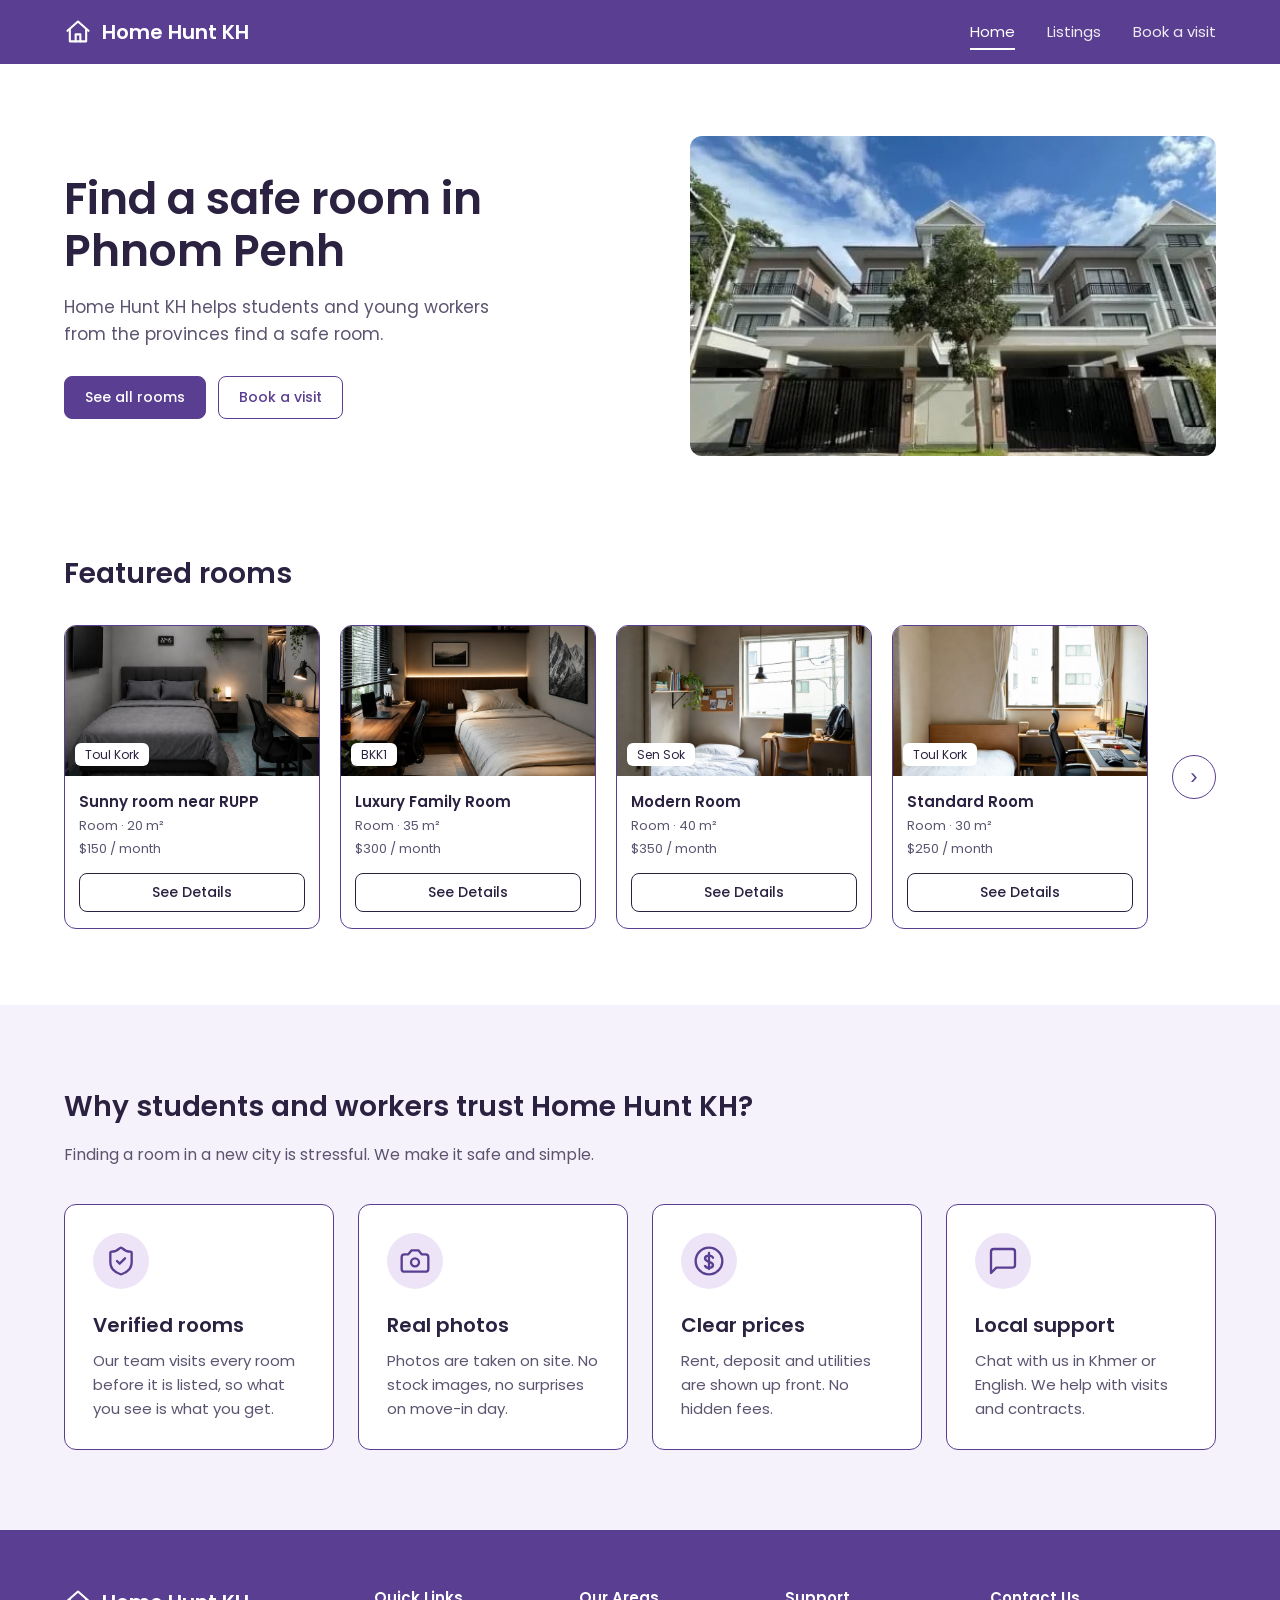
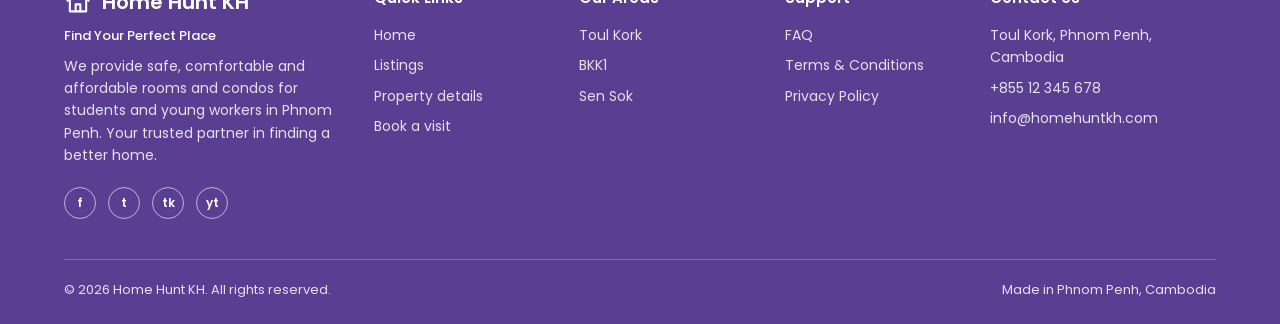
<file: index.html>
<!DOCTYPE html>
<html lang="en">

<head>
  <meta charset="UTF-8">
  <meta name="viewport" content="width=device-width, initial-scale=1">
  <title>Home Hunt KH | Find a safe room in Phnom Penh</title>
  <link rel="preconnect" href="https://fonts.googleapis.com">
  <link rel="preconnect" href="https://fonts.gstatic.com" crossorigin>
  <link href="https://fonts.googleapis.com/css2?family=Poppins:wght@400;500;600&display=swap" rel="stylesheet">
  <link rel="stylesheet" href="hunt.css">
</head>

<body>

  <header class="nav">
    <div class="container">
      <a href="#" class="logo" aria-lagitbel="Home Hunt KH">
        <svg width="28" height="28" viewBox="0 0 24 24" fill="none" stroke="#fff" stroke-width="1.8"
          stroke-linecap="round" stroke-linejoin="round" aria-hidden="true">
          <path d="M3 11l9-8 9 8" />
          <path d="M5 10v10h14V10" />
          <path d="M10 20v-6h4v6" />
        </svg>
        Home Hunt KH
      </a>
      <nav aria-label="Main">
        <ul>
          <li><a href="/index.html" aria-current="page">Home</a></li>
          <li><a href="listings.html">Listings</a></li>
          <li><a href="/bookavisit.html">Book a visit</a></li>
        </ul>
      </nav>
    </div>
  </header>

  <main>
    <!-- Hero -->
    <section class="hero">
      <div class="container">
        <div>
          <h1>Find a safe room in Phnom Penh</h1>
          <p>Home Hunt KH helps students and young workers from the provinces find a safe room.</p>
          <div class="actions">
            <a href="/listings.html" class="btn btn-primary">See all rooms</a>
            <a href="/bookavisit.html" class="btn btn-outline">Book a visit</a>
          </div>
        </div>
        <!-- Replace images/hero.jpg with your photo -->
        <div class="photo" style="--img:url('images/hero.jpg')" role="img"
          aria-label="Apartment building in Phnom Penh"></div>
      </div>
    </section>

    <!-- Featured rooms -->
    <section class="featured" id="featured">
      <div class="container">
        <h2>Featured rooms</h2>
        <div class="carousel">
          <div class="track" id="track">
            <article class="room">
              <div class="photo" style="--img:url('images/room1.jpg')"><span class="tag">Toul Kork</span></div>
              <div class="info">
                <h3>Sunny room near RUPP</h3>
                <span class="meta">Room · 20 m²</span>
                <span class="meta">$150 / month</span>
                <a href="/detail.html" class="btn">See Details</a>
              </div>
            </article>
            <article class="room">
              <div class="photo" style="--img:url('images/room2.jpg')"><span class="tag">BKK1</span></div>
              <div class="info">
                <h3>Luxury Family Room</h3>
                <span class="meta">Room · 35 m²</span>
                <span class="meta">$300 / month</span>
                <a href="/detail.html" class="btn">See Details</a>
              </div>
            </article>
            <article class="room">
              <div class="photo" style="--img:url('images/room3.jpg')"><span class="tag">Sen Sok</span></div>
              <div class="info">
                <h3>Modern Room</h3>
                <span class="meta">Room · 40 m²</span>
                <span class="meta">$350 / month</span>
                <a href="/detail.html" class="btn">See Details</a>
              </div>
            </article>
            <article class="room">
              <div class="photo" style="--img:url('images/room4.jpg')"><span class="tag">Toul Kork</span></div>
              <div class="info">
                <h3>Standard Room</h3>
                <span class="meta">Room · 30 m²</span>
                <span class="meta">$250 / month</span>
                <a href="/detail.html" class="btn">See Details</a>
              </div>
            </article>
            <article class="room">
              <div class="photo" style="--img:url('images/room5.jpg')"><span class="tag">Chamkarmon</span></div>
              <div class="info">
                <h3>Cozy Studio</h3>
                <span class="meta">Room · 25 m²</span>
                <span class="meta">$200 / month</span>
                <a href="/detail.html" class="btn">See Details</a>
              </div>
            </article>
          </div>
          <button class="arrow" id="next" aria-label="Show more rooms">&#8250;</button>
        </div>
      </div>
    </section>

    <!-- Why trust us -->
    <section class="trust">
      <div class="container">
        <h2>Why students and workers trust Home Hunt KH?</h2>
        <p class="lead">Finding a room in a new city is stressful. We make it safe and simple.</p>
        <div class="cards">
          <div class="card">
            <div class="icon"><svg viewBox="0 0 24 24">
                <path
                  d="M20 13c0 5-3.5 7.5-7.66 8.95a1 1 0 0 1-.67-.01C7.5 20.5 4 18 4 13V6a1 1 0 0 1 1-1c2 0 4.5-1.2 6.24-2.72a1.17 1.17 0 0 1 1.52 0C14.51 3.81 17 5 19 5a1 1 0 0 1 1 1z" />
                <path d="m9 12 2 2 4-4" />
              </svg></div>
            <h3>Verified rooms</h3>
            <p>Our team visits every room before it is listed, so what you see is what you get.</p>
          </div>
          <div class="card">
            <div class="icon"><svg viewBox="0 0 24 24">
                <path d="M14.5 4h-5L7 7H4a2 2 0 0 0-2 2v9a2 2 0 0 0 2 2h16a2 2 0 0 0 2-2V9a2 2 0 0 0-2-2h-3l-2.5-3z" />
                <circle cx="12" cy="13" r="3" />
              </svg></div>
            <h3>Real photos</h3>
            <p>Photos are taken on site. No stock images, no surprises on move-in day.</p>
          </div>
          <div class="card">
            <div class="icon"><svg viewBox="0 0 24 24">
                <circle cx="12" cy="12" r="10" />
                <path d="M12 6v12" />
                <path
                  d="M15 9.5a3 3 0 0 0-3-1.5c-1.7 0-3 .9-3 2.2 0 3 6 1.8 6 4.8 0 1.3-1.3 2.2-3 2.2a3 3 0 0 1-3-1.5" />
              </svg></div>
            <h3>Clear prices</h3>
            <p>Rent, deposit and utilities are shown up front. No hidden fees.</p>
          </div>
          <div class="card">
            <div class="icon"><svg viewBox="0 0 24 24">
                <path d="M21 15a2 2 0 0 1-2 2H7l-4 4V5a2 2 0 0 1 2-2h14a2 2 0 0 1 2 2z" />
              </svg></div>
            <h3>Local support</h3>
            <p>Chat with us in Khmer or English. We help with visits and contracts.</p>
          </div>
        </div>
      </div>
    </section>
  </main>

  <footer id="contact">
    <div class="container">
      <div class="f-grid">
        <div class="f-brand">
          <a href="#" class="logo">
            <svg width="28" height="28" viewBox="0 0 24 24" fill="none" stroke="#fff" stroke-width="1.8"
              stroke-linecap="round" stroke-linejoin="round" aria-hidden="true">
              <path d="M3 11l9-8 9 8" />
              <path d="M5 10v10h14V10" />
              <path d="M10 20v-6h4v6" />
            </svg>
            Home Hunt KH
          </a>
          <p class="slogan">Find Your Perfect Place</p>
          <p>We provide safe, comfortable and affordable rooms and condos for students and young workers in Phnom Penh.
            Your trusted partner in finding a better home.</p>
          <div class="social">
            <a href="https://www.facebook.com/share/1EZkratk3d/?mibextid=wwXIfr" aria-label="Facebook">f</a>
            <a href="#" aria-label="Telegram">t</a>
            <a href="#" aria-label="TikTok">tk</a>
            <a href="#" aria-label="YouTube">yt</a>
          </div>
        </div>
        <div>
          <h4>Quick Links</h4>
          <ul>
            <li><a href="/index.html">Home</a></li>
            <li><a href="/listings.html">Listings</a></li>
            <li><a href="/detail.html">Property details</a></li>
            <li><a href="/bookavisit.html">Book a visit</a></li>
          </ul>
        </div>
        <div>
          <h4>Our Areas</h4>
          <ul>
            <li><a href="#">Toul Kork</a></li>
            <li><a href="#">BKK1</a></li>
            <li><a href="#">Sen Sok</a></li>
          </ul>
        </div>
        <div>
          <h4>Support</h4>
          <ul>
            <li><a href="#">FAQ</a></li>
            <li><a href="#">Terms &amp; Conditions</a></li>
            <li><a href="#">Privacy Policy</a></li>
          </ul>
        </div>
        <div>
          <h4>Contact Us</h4>
          <ul>
            <li>Toul Kork, Phnom Penh, Cambodia</li>
            <li><a href="tel:+85512345678">+855 12 345 678</a></li>
            <li><a href="mailto:info@homehuntkh.com">info@homehuntkh.com</a></li>
          </ul>
        </div>
      </div>
      <div class="copy">
        <span>&copy; 2026 Home Hunt KH. All rights reserved.</span>
        <span>Made in Phnom Penh, Cambodia</span>
      </div>
    </div>
  </footer>

  <script>
    // Arrow button scrolls the room cards
    const track = document.getElementById('track');
    document.getElementById('next').addEventListener('click', () => {
      const atEnd = track.scrollLeft + track.clientWidth >= track.scrollWidth - 4;
      track.scrollBy({ left: atEnd ? -track.scrollWidth : track.clientWidth * 0.8 });
    });
  </script>
</body>

</html>
</file>
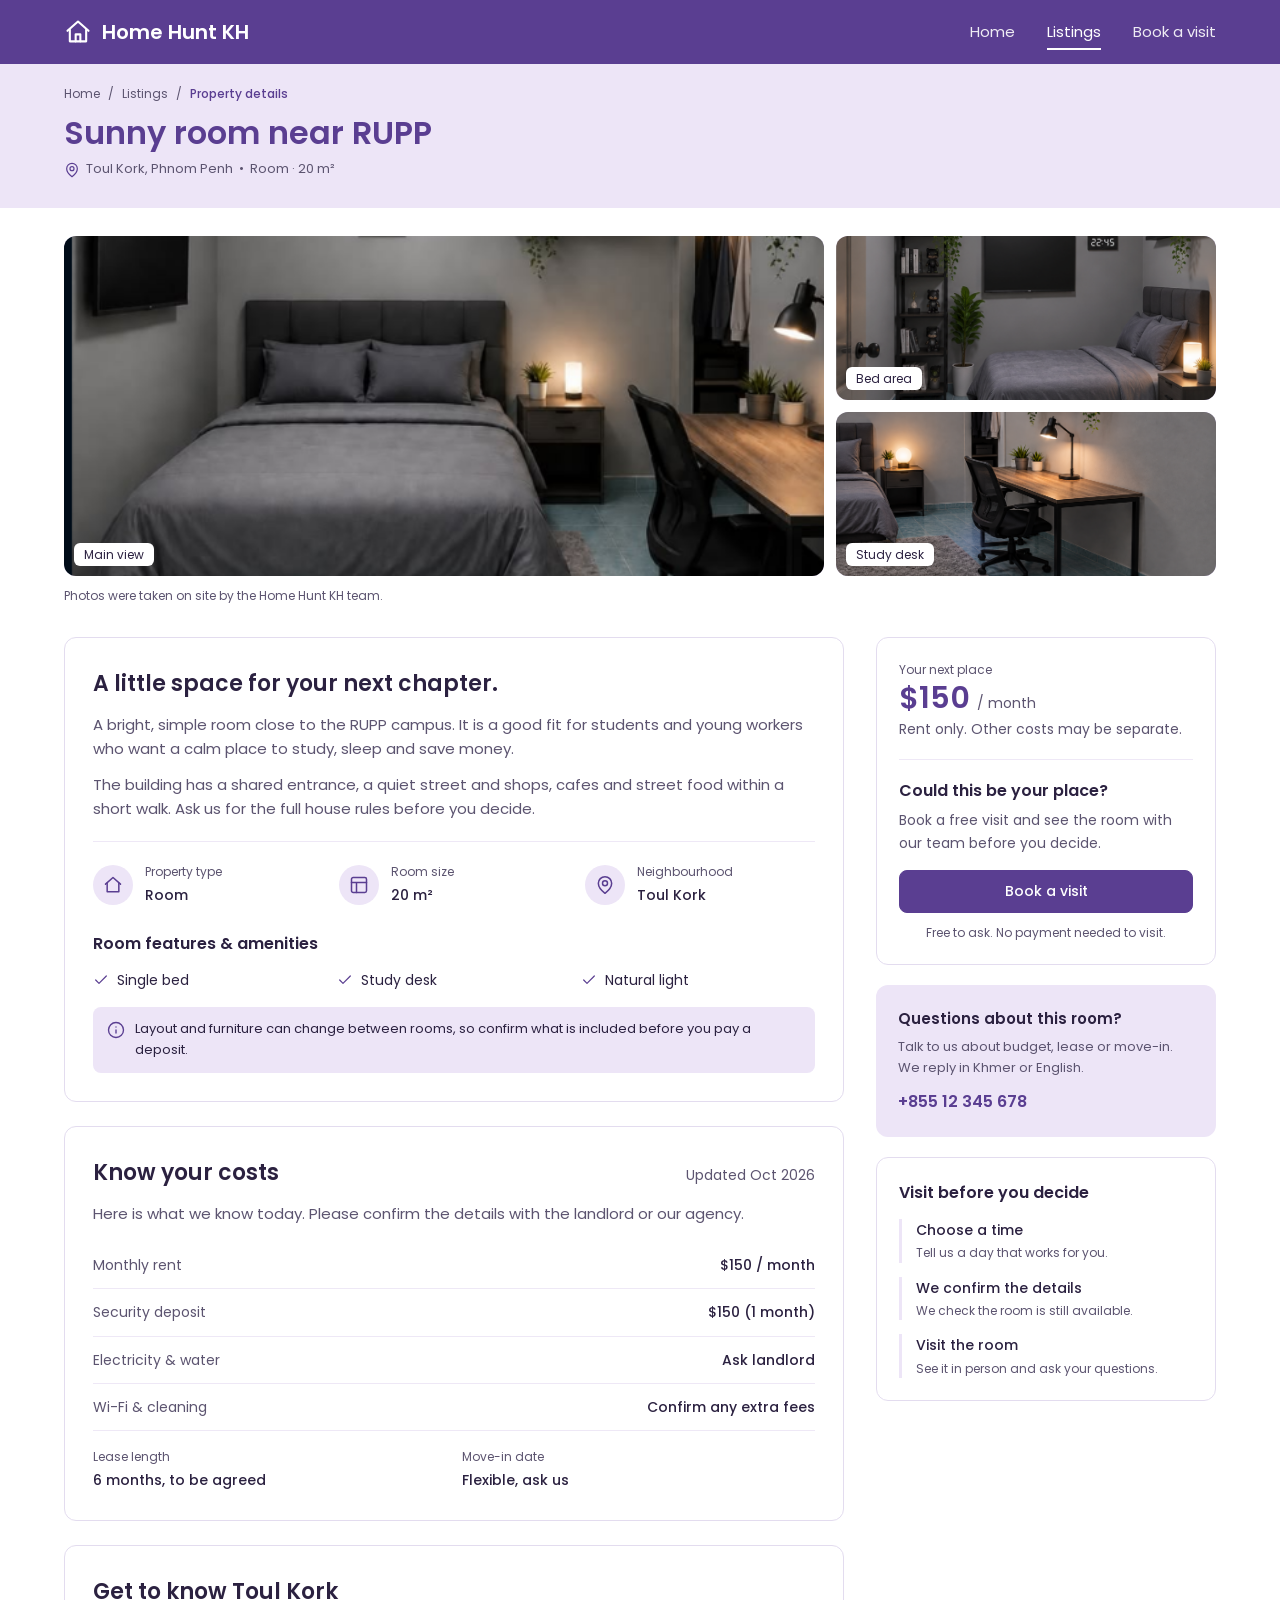
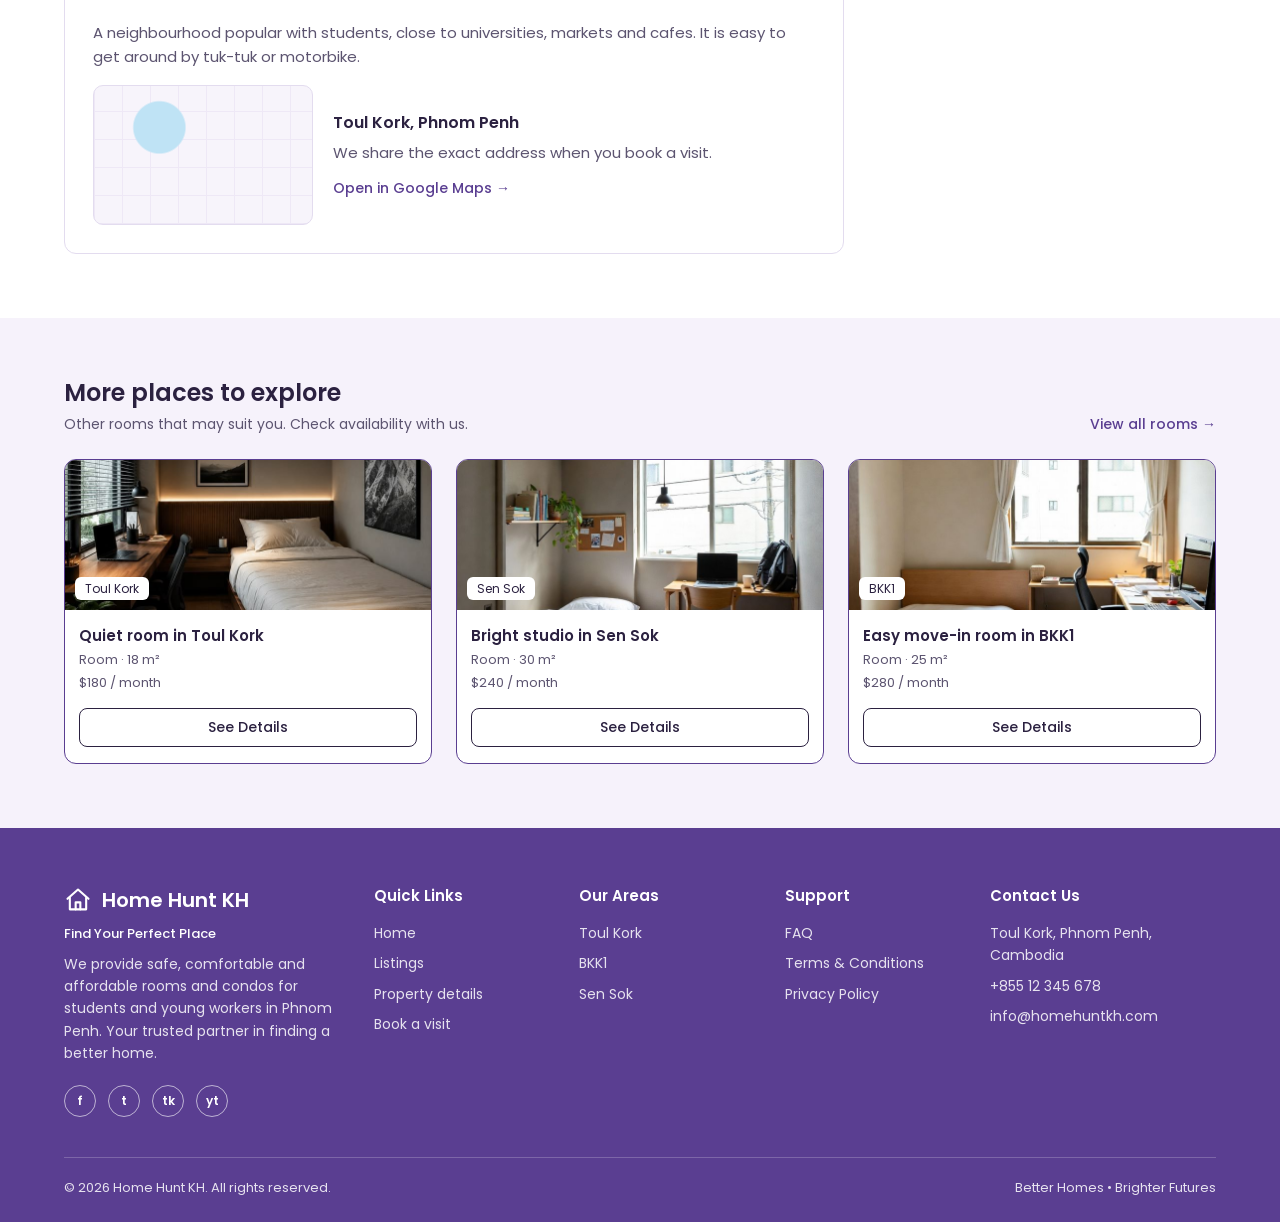
<file: detail.html>
<!DOCTYPE html>
<html lang="en">
<head>
<meta charset="UTF-8">
<meta name="viewport" content="width=device-width, initial-scale=1">
<title>Sunny room near RUPP | Home Hunt KH</title>
<link rel="preconnect" href="https://fonts.googleapis.com">
<link rel="preconnect" href="https://fonts.gstatic.com" crossorigin>
<link href="https://fonts.googleapis.com/css2?family=Poppins:wght@400;500;600&display=swap" rel="stylesheet">
<!-- Shared styles from the home page, then this page's own styles -->
<link rel="stylesheet" href="hunt.css">
<link rel="stylesheet" href="detail.css">
</head>
<body>

<header class="nav">
  <div class="container">
    <a href="index.html" class="logo" aria-label="Home Hunt KH">
      <svg width="28" height="28" viewBox="0 0 24 24" fill="none" stroke="#fff" stroke-width="1.8" stroke-linecap="round" stroke-linejoin="round" aria-hidden="true"><path d="M3 11l9-8 9 8"/><path d="M5 10v10h14V10"/><path d="M10 20v-6h4v6"/></svg>
      Home Hunt KH
    </a>
    <nav aria-label="Main">
      <ul>
        <li><a href="index.html">Home</a></li>
        <li><a href="listings.html" aria-current="page">Listings</a></li>
        <li><a href="index.html#contact">Book a visit</a></li>
      </ul>
    </nav>
  </div>
</header>

<main>
  <!-- Title band -->
  <section class="page-head">
    <div class="container">
      <nav class="crumbs" aria-label="Breadcrumb">
        <a href="index.html">Home</a><span>/</span><a href="listings.html">Listings</a><span>/</span><span aria-current="page">Property details</span>
      </nav>
      <h1>Sunny room near RUPP</h1>
      <p class="sub">
        <svg viewBox="0 0 24 24" aria-hidden="true"><path d="M20 10c0 6-8 12-8 12s-8-6-8-12a8 8 0 0 1 16 0z"/><circle cx="12" cy="10" r="3"/></svg>
        Toul Kork, Phnom Penh <span class="dot">&bull;</span> Room &middot; 20 m&sup2;
      </p>
    </div>
  </section>

  <div class="container">

    <!-- Photo gallery -->
    <section class="gallery" aria-label="Photos">
      <figure class="shot big">
        <img src="images/room7.png" alt="Sunny room with a single bed and desk" onerror="this.style.display='none'">
        <figcaption>Main view</figcaption>
      </figure>
      <figure class="shot">
        <img src="images/room8.png" alt="Bed with blue pillow" onerror="this.style.display='none'">
        <figcaption>Bed area</figcaption>
      </figure>
      <figure class="shot">
        <img src="images/room9.png" alt="Study desk by the window" onerror="this.style.display='none'">
        <figcaption>Study desk</figcaption>
      </figure>
    </section>
    <p class="photo-note">Photos were taken on site by the Home Hunt KH team.</p>

    <div class="detail-layout">

      <!-- Left column -->
      <div class="main-col">

        <article class="panel">
          <h2>A little space for your next chapter.</h2>
          <p>A bright, simple room close to the RUPP campus. It is a good fit for students and young workers who want a calm place to study, sleep and save money.</p>
          <p>The building has a shared entrance, a quiet street and shops, cafes and street food within a short walk. Ask us for the full house rules before you decide.</p>

          <div class="facts">
            <div class="fact">
              <span class="ico"><svg viewBox="0 0 24 24"><path d="M3 11l9-8 9 8"/><path d="M5 10v10h14V10"/></svg></span>
              <div><small>Property type</small><strong>Room</strong></div>
            </div>
            <div class="fact">
              <span class="ico"><svg viewBox="0 0 24 24"><rect x="3" y="3" width="18" height="18" rx="2"/><path d="M3 9h18M9 21V9"/></svg></span>
              <div><small>Room size</small><strong>20 m&sup2;</strong></div>
            </div>
            <div class="fact">
              <span class="ico"><svg viewBox="0 0 24 24"><path d="M20 10c0 6-8 12-8 12s-8-6-8-12a8 8 0 0 1 16 0z"/><circle cx="12" cy="10" r="3"/></svg></span>
              <div><small>Neighbourhood</small><strong>Toul Kork</strong></div>
            </div>
          </div>

          <h3>Room features &amp; amenities</h3>
          <ul class="amen">
            <li><svg viewBox="0 0 24 24"><path d="M20 6 9 17l-5-5"/></svg> Single bed</li>
            <li><svg viewBox="0 0 24 24"><path d="M20 6 9 17l-5-5"/></svg> Study desk</li>
            <li><svg viewBox="0 0 24 24"><path d="M20 6 9 17l-5-5"/></svg> Natural light</li>
          </ul>
          <p class="note-box">
            <svg viewBox="0 0 24 24" aria-hidden="true"><circle cx="12" cy="12" r="10"/><path d="M12 16v-4M12 8h.01"/></svg>
            Layout and furniture can change between rooms, so confirm what is included before you pay a deposit.
          </p>
        </article>

        <article class="panel">
          <div class="panel-head">
            <h2>Know your costs</h2>
            <span class="muted">Updated Oct 2026</span>
          </div>
          <p class="muted">Here is what we know today. Please confirm the details with the landlord or our agency.</p>
          <dl class="costs">
            <div><dt>Monthly rent</dt><dd>$150 / month</dd></div>
            <div><dt>Security deposit</dt><dd>$150 (1 month)</dd></div>
            <div><dt>Electricity &amp; water</dt><dd>Ask landlord</dd></div>
            <div><dt>Wi-Fi &amp; cleaning</dt><dd>Confirm any extra fees</dd></div>
          </dl>
          <div class="two">
            <div><small>Lease length</small><strong>6 months, to be agreed</strong></div>
            <div><small>Move-in date</small><strong>Flexible, ask us</strong></div>
          </div>
        </article>

        <article class="panel">
          <h2>Get to know Toul Kork</h2>
          <p>A neighbourhood popular with students, close to universities, markets and cafes. It is easy to get around by tuk-tuk or motorbike.</p>
          <div class="map-box">
            <div class="map-art" role="img" aria-label="Map placeholder"></div>
            <div>
              <h3>Toul Kork, Phnom Penh</h3>
              <p class="muted">We share the exact address when you book a visit.</p>
              <a class="link" href="https://www.google.com/maps/search/?api=1&query=Toul+Kork+Phnom+Penh" target="_blank" rel="noopener">Open in Google Maps &rarr;</a>
            </div>
          </div>
        </article>
      </div>

      <!-- Right column -->
      <aside class="side-col">
        <div class="side-card">
          <small class="eyebrow">Your next place</small>
          <p class="price">$150 <span>/ month</span></p>
          <p class="muted">Rent only. Other costs may be separate.</p>
          <hr>
          <h3>Could this be your place?</h3>
          <p class="muted">Book a free visit and see the room with our team before you decide.</p>
          <a href="/bookavisit.html" class="btn btn-primary block">Book a visit</a>
          <p class="mini">Free to ask. No payment needed to visit.</p>
        </div>

        <div class="help-card">
          <h3>Questions about this room?</h3>
          <p>Talk to us about budget, lease or move-in. We reply in Khmer or English.</p>
          <a href="tel:+85512345678">+855 12 345 678</a>
        </div>

        <div class="side-card">
          <h3>Visit before you decide</h3>
          <ul class="steps">
            <li><strong>Choose a time</strong><span>Tell us a day that works for you.</span></li>
            <li><strong>We confirm the details</strong><span>We check the room is still available.</span></li>
            <li><strong>Visit the room</strong><span>See it in person and ask your questions.</span></li>
          </ul>
        </div>
      </aside>
    </div>
  </div>

  <!-- More places -->
  <section class="more">
    <div class="container">
      <div class="more-head">
        <div>
          <h2>More places to explore</h2>
          <p class="muted">Other rooms that may suit you. Check availability with us.</p>
        </div>
        <a class="link" href="listings.html">View all rooms &rarr;</a>
      </div>
      <div class="more-grid">
        <article class="room">
          <div class="photo"><img src="images/room2.jpg" alt="Quiet room in Toul Kork" onerror="this.style.display='none'"><span class="tag">Toul Kork</span></div>
          <div class="info">
            <h3>Quiet room in Toul Kork</h3>
            <span class="meta">Room &middot; 18 m&sup2;</span>
            <span class="meta">$180 / month</span>
            <a href="detail.html" class="btn">See Details</a>
          </div>
        </article>
        <article class="room">
          <div class="photo"><img src="images/room3.jpg" alt="Bright studio in Sen Sok" onerror="this.style.display='none'"><span class="tag">Sen Sok</span></div>
          <div class="info">
            <h3>Bright studio in Sen Sok</h3>
            <span class="meta">Room &middot; 30 m&sup2;</span>
            <span class="meta">$240 / month</span>
            <a href="detail.html" class="btn">See Details</a>
          </div>
        </article>
        <article class="room">
          <div class="photo"><img src="images/room4.jpg" alt="Easy move-in room in BKK1" onerror="this.style.display='none'"><span class="tag">BKK1</span></div>
          <div class="info">
            <h3>Easy move-in room in BKK1</h3>
            <span class="meta">Room &middot; 25 m&sup2;</span>
            <span class="meta">$280 / month</span>
            <a href="detail.html" class="btn">See Details</a>
          </div>
        </article>
      </div>
    </div>
  </section>
</main>

<footer id="contact">
  <div class="container">
    <div class="f-grid">
      <div class="f-brand">
        <a href="index.html" class="logo">
          <svg width="28" height="28" viewBox="0 0 24 24" fill="none" stroke="#fff" stroke-width="1.8" stroke-linecap="round" stroke-linejoin="round" aria-hidden="true"><path d="M3 11l9-8 9 8"/><path d="M5 10v10h14V10"/><path d="M10 20v-6h4v6"/></svg>
          Home Hunt KH
        </a>
        <p class="slogan">Find Your Perfect Place</p>
        <p>We provide safe, comfortable and affordable rooms and condos for students and young workers in Phnom Penh. Your trusted partner in finding a better home.</p>
        <div class="social">
          <a href="#" aria-label="Facebook">f</a>
          <a href="#" aria-label="Telegram">t</a>
          <a href="#" aria-label="TikTok">tk</a>
          <a href="#" aria-label="YouTube">yt</a>
        </div>
      </div>
      <div>
        <h4>Quick Links</h4>
        <ul>
          <li><a href="index.html">Home</a></li>
          <li><a href="listings.html">Listings</a></li>
          <li><a href="detail.html">Property details</a></li>
          <li><a href="#contact">Book a visit</a></li>
        </ul>
      </div>
      <div>
        <h4>Our Areas</h4>
        <ul>
          <li><a href="#">Toul Kork</a></li>
          <li><a href="#">BKK1</a></li>
          <li><a href="#">Sen Sok</a></li>
        </ul>
      </div>
      <div>
        <h4>Support</h4>
        <ul>
          <li><a href="#">FAQ</a></li>
          <li><a href="#">Terms &amp; Conditions</a></li>
          <li><a href="#">Privacy Policy</a></li>
        </ul>
      </div>
      <div>
        <h4>Contact Us</h4>
        <ul>
          <li>Toul Kork, Phnom Penh, Cambodia</li>
          <li><a href="tel:+85512345678">+855 12 345 678</a></li>
          <li><a href="mailto:info@homehuntkh.com">info@homehuntkh.com</a></li>
        </ul>
      </div>
    </div>
    <div class="copy">
      <span>&copy; 2026 Home Hunt KH. All rights reserved.</span>
      <span>Better Homes &bull; Brighter Futures</span>
    </div>
  </div>
</footer>

</body>
</html>
</file>
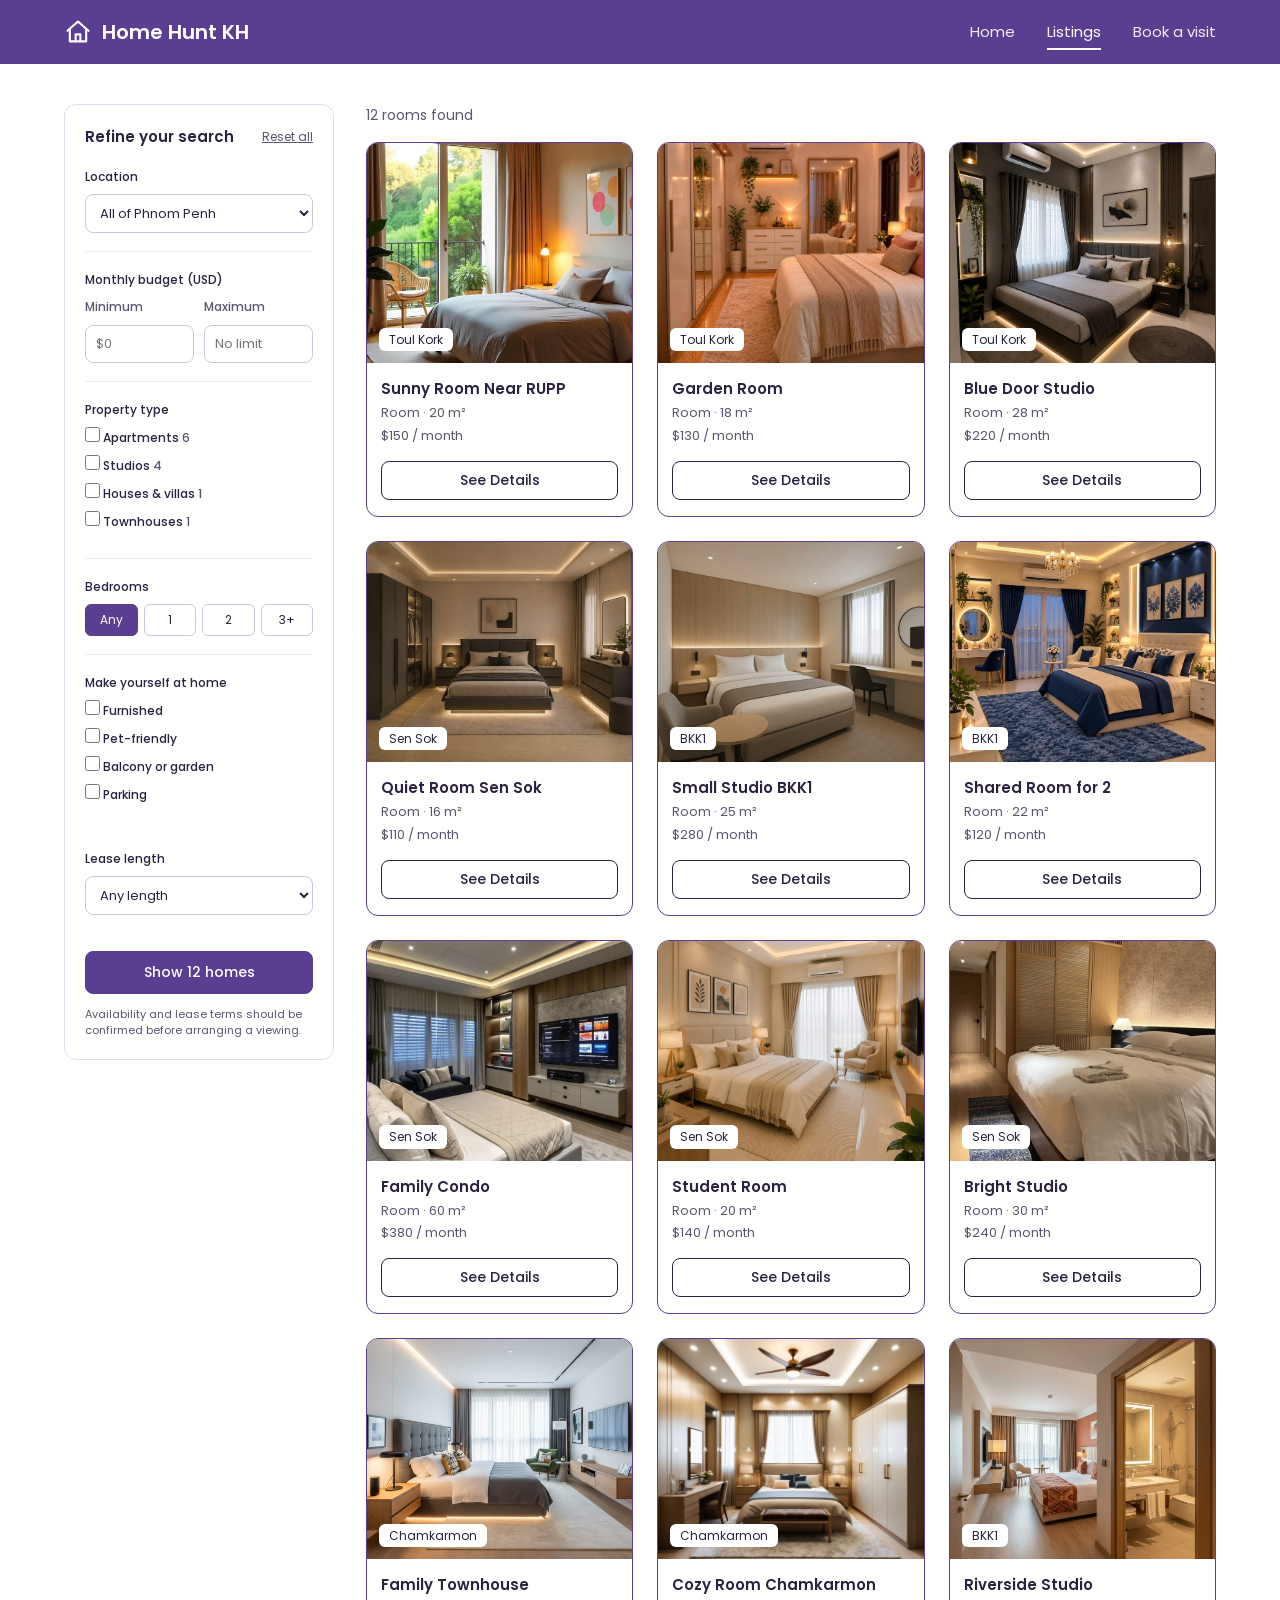
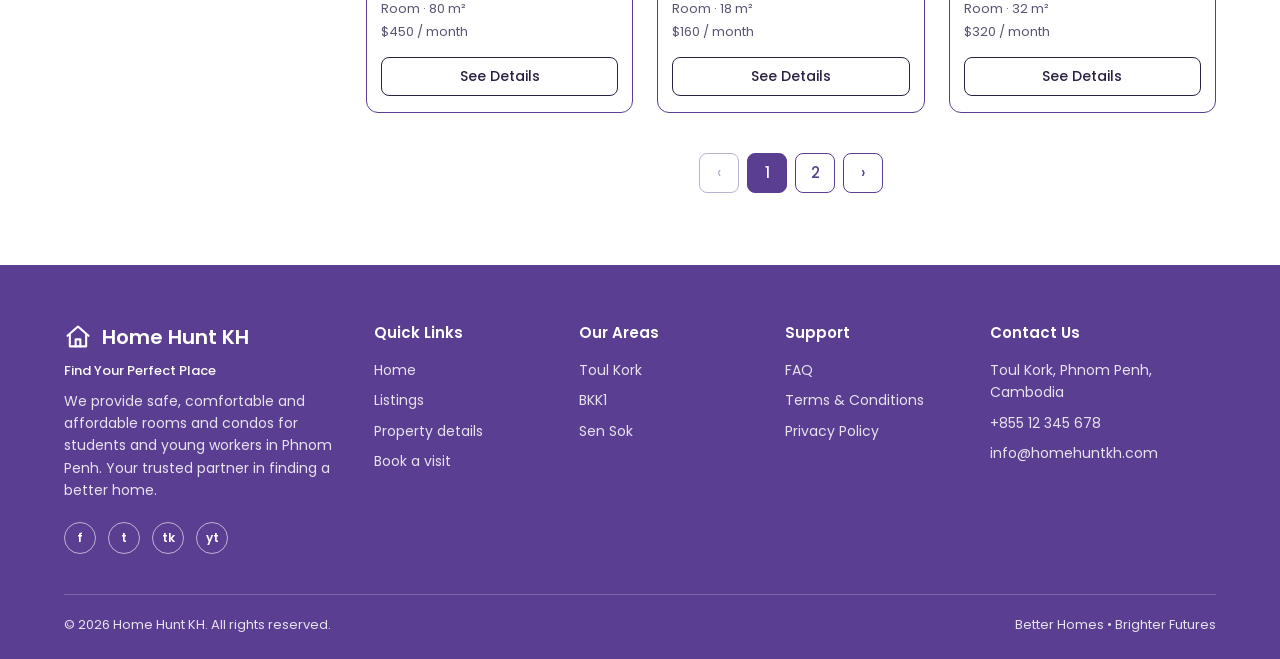
<file: listings.html>
<!DOCTYPE html>
<html lang="en">
<head>
<meta charset="UTF-8">
<meta name="viewport" content="width=device-width, initial-scale=1">
<title>Listings | Home Hunt KH</title>
<link rel="preconnect" href="https://fonts.googleapis.com">
<link rel="preconnect" href="https://fonts.gstatic.com" crossorigin>
<link href="https://fonts.googleapis.com/css2?family=Poppins:wght@400;500;600&display=swap" rel="stylesheet">
<!-- Shared styles from the home page, then this page's own styles -->
<link rel="stylesheet" href="hunt.css">
<link rel="stylesheet" href="listings.css">
</head>
<body>

<header class="nav">
  <div class="container">
    <a href="index.html" class="logo" aria-label="Home Hunt KH">
      <svg width="28" height="28" viewBox="0 0 24 24" fill="none" stroke="#fff" stroke-width="1.8" stroke-linecap="round" stroke-linejoin="round" aria-hidden="true"><path d="M3 11l9-8 9 8"/><path d="M5 10v10h14V10"/><path d="M10 20v-6h4v6"/></svg>
      Home Hunt KH
    </a>
    <nav aria-label="Main">
      <ul>
        <li><a href="index.html">Home</a></li>
        <li><a href="listings.html" aria-current="page">Listings</a></li>
        <li><a href="index.html#contact">Book a visit</a></li>
      </ul>
    </nav>
  </div>
</header>

<main class="listings">
  <div class="container listings-layout">

    <!-- Filters -->
    <aside class="filters" aria-label="Filters">
      <form>
      <div class="filters-head">
        <h2>Refine your search</h2>
        <button type="reset" class="reset">Reset all</button>
      </div>

      <div class="field">
        <label for="area">Location</label>
        <select id="area">
          <option value="">All of Phnom Penh</option>
          <option>Toul Kork</option>
          <option>BKK1</option>
          <option>Sen Sok</option>
          <option>Chamkarmon</option>
        </select>
      </div>

      <div class="field">
        <span class="label">Monthly budget (USD)</span>
        <div class="range">
          <div>
            <label for="min" class="small">Minimum</label>
            <input type="number" id="min" min="0" placeholder="$0">
          </div>
          <div>
            <label for="max" class="small">Maximum</label>
            <input type="number" id="max" min="0" placeholder="No limit">
          </div>
        </div>
      </div>

      <fieldset class="field">
        <legend class="label">Property type</legend>
        <label class="check"><input type="checkbox" name="type" value="apartment"> Apartments <span class="count">6</span></label>
        <label class="check"><input type="checkbox" name="type" value="studio"> Studios <span class="count">4</span></label>
        <label class="check"><input type="checkbox" name="type" value="house"> Houses &amp; villas <span class="count">1</span></label>
        <label class="check"><input type="checkbox" name="type" value="townhouse"> Townhouses <span class="count">1</span></label>
      </fieldset>

      <fieldset class="field">
        <legend class="label">Bedrooms</legend>
        <div class="seg" id="beds">
          <button type="button" class="active" data-beds="0">Any</button>
          <button type="button" data-beds="1">1</button>
          <button type="button" data-beds="2">2</button>
          <button type="button" data-beds="3">3+</button>
        </div>
      </fieldset>

      <fieldset class="field">
        <legend class="label">Make yourself at home</legend>
        <label class="check"><input type="checkbox" name="perk" value="furnished"> Furnished</label>
        <label class="check"><input type="checkbox" name="perk" value="pets"> Pet-friendly</label>
        <label class="check"><input type="checkbox" name="perk" value="balcony"> Balcony or garden</label>
        <label class="check"><input type="checkbox" name="perk" value="parking"> Parking</label>
      </fieldset>

      <div class="field">
        <label for="lease">Lease length</label>
        <select id="lease">
          <option value="99">Any length</option>
          <option value="3">3 months or longer</option>
          <option value="6">6 months or longer</option>
          <option value="12">12 months or longer</option>
        </select>
      </div>

      <button type="button" class="btn btn-primary show">Show 12 homes</button>
      <p class="note">Availability and lease terms should be confirmed before arranging a viewing.</p>
          </form>
    </aside>

    <!-- Results -->
    <section aria-label="Results">
      <p class="results-info">12 rooms found</p>
      <div class="listing-grid" id="grid">
      <!-- To change a photo: edit the src="images/..." line inside each room -->
      <!-- Room 1 -->
      <article class="room">
        <div class="photo">
          <img src="/pic/00de5e4b4caa0c552eb16f8e6bcf3826.jpg" alt="Sunny Room Near RUPP" onerror="this.style.display='none'">
          <span class="tag">Toul Kork</span>
        </div>
        <div class="info">
          <h3>Sunny Room Near RUPP</h3>
          <span class="meta">Room · 20 m²</span>
          <span class="meta">$150 / month</span>
          <a href="detail.html" class="btn">See Details</a>
        </div>
      </article>

      <!-- Room 2 -->
      <article class="room">
        <div class="photo">
          <img src="/pic/956a91a9599409c3f0952865b3c04fd8.jpg" alt="Garden Room" onerror="this.style.display='none'">
          <span class="tag">Toul Kork</span>
        </div>
        <div class="info">
          <h3>Garden Room</h3>
          <span class="meta">Room · 18 m²</span>
          <span class="meta">$130 / month</span>
          <a href="detail.html" class="btn">See Details</a>
        </div>
      </article>

      <!-- Room 3 -->
      <article class="room">
        <div class="photo">
          <img src="/pic/_ (10).jpeg" alt="Blue Door Studio" onerror="this.style.display='none'">
          <span class="tag">Toul Kork</span>
        </div>
        <div class="info">
          <h3>Blue Door Studio</h3>
          <span class="meta">Room · 28 m²</span>
          <span class="meta">$220 / month</span>
          <a href="detail.html" class="btn">See Details</a>
        </div>
      </article>

      <!-- Room 4 -->
      <article class="room">
        <div class="photo">
          <img src="/pic/_ (11).jpeg" alt="Quiet Room Sen Sok" onerror="this.style.display='none'">
          <span class="tag">Sen Sok</span>
        </div>
        <div class="info">
          <h3>Quiet Room Sen Sok</h3>
          <span class="meta">Room · 16 m²</span>
          <span class="meta">$110 / month</span>
          <a href="detail.html" class="btn">See Details</a>
        </div>
      </article>

      <!-- Room 5 -->
      <article class="room">
        <div class="photo">
          <img src="/pic/_ (12).jpeg" alt="Small Studio BKK1" onerror="this.style.display='none'">
          <span class="tag">BKK1</span>
        </div>
        <div class="info">
          <h3>Small Studio BKK1</h3>
          <span class="meta">Room · 25 m²</span>
          <span class="meta">$280 / month</span>
          <a href="detail.html" class="btn">See Details</a>
        </div>
      </article>

      <!-- Room 6 -->
      <article class="room">
        <div class="photo">
          <img src="/pic/Beautiful Bedroom.jpeg" alt="Shared Room for 2" onerror="this.style.display='none'">
          <span class="tag">BKK1</span>
        </div>
        <div class="info">
          <h3>Shared Room for 2</h3>
          <span class="meta">Room · 22 m²</span>
          <span class="meta">$120 / month</span>
          <a href="detail.html" class="btn">See Details</a>
        </div>
      </article>

      <!-- Room 7 -->
      <article class="room">
        <div class="photo">
          <img src="/pic/febb4002e29bd7b7f73bbde302f2fef8.jpg" alt="Family Condo" onerror="this.style.display='none'">
          <span class="tag">Sen Sok</span>
        </div>
        <div class="info">
          <h3>Family Condo</h3>
          <span class="meta">Room · 60 m²</span>
          <span class="meta">$380 / month</span>
          <a href="detail.html" class="btn">See Details</a>
        </div>
      </article>

      <!-- Room 8 -->
      <article class="room">
        <div class="photo">
          <img src="/pic/Master Bedroom Ideas_ 59 Ways to Design Your Place (1).jpeg" alt="Student Room" onerror="this.style.display='none'">
          <span class="tag">Sen Sok</span>
        </div>
        <div class="info">
          <h3>Student Room</h3>
          <span class="meta">Room · 20 m²</span>
          <span class="meta">$140 / month</span>
          <a href="detail.html" class="btn">See Details</a>
        </div>
      </article>

      <!-- Room 9 -->
      <article class="room">
        <div class="photo">
          <img src="/pic/秋の京都 ROKU KYOTO ホテル宿泊記.jpeg" alt="Bright Studio" onerror="this.style.display='none'">
          <span class="tag">Sen Sok</span>
        </div>
        <div class="info">
          <h3>Bright Studio</h3>
          <span class="meta">Room · 30 m²</span>
          <span class="meta">$240 / month</span>
          <a href="detail.html" class="btn">See Details</a>
        </div>
      </article>

      <!-- Room 10 -->
      <article class="room">
        <div class="photo">
          <img src="/pic/3e6bca718eaf8d5c609dfccd9960bcb2.jpg" alt="Family Townhouse" onerror="this.style.display='none'">
          <span class="tag">Chamkarmon</span>
        </div>
        <div class="info">
          <h3>Family Townhouse</h3>
          <span class="meta">Room · 80 m²</span>
          <span class="meta">$450 / month</span>
          <a href="detail.html" class="btn">See Details</a>
        </div>
      </article>

      <!-- Room 11 -->
      <article class="room">
        <div class="photo">
          <img src="/pic/d561f94be984f348968b9c202ef7357d.jpg" alt="Cozy Room Chamkarmon" onerror="this.style.display='none'">
          <span class="tag">Chamkarmon</span>
        </div>
        <div class="info">
          <h3>Cozy Room Chamkarmon</h3>
          <span class="meta">Room · 18 m²</span>
          <span class="meta">$160 / month</span>
          <a href="detail.html" class="btn">See Details</a>
        </div>
      </article>

      <!-- Room 12 -->
      <article class="room">
        <div class="photo">
          <img src="/pic/26470495ccdb95f5283a5a2ff9f50796.jpg" alt="Riverside Studio" onerror="this.style.display='none'">
          <span class="tag">BKK1</span>
        </div>
        <div class="info">
          <h3>Riverside Studio</h3>
          <span class="meta">Room · 32 m²</span>
          <span class="meta">$320 / month</span>
          <a href="detail.html" class="btn">See Details</a>
        </div>
      </article>
    </div>
      <nav class="pager" id="pager" aria-label="Pages">
        <button type="button" data-step="-1" aria-label="Previous page">&#8249;</button>
        <button type="button" data-page="1">1</button>
        <button type="button" data-page="2">2</button>
        <button type="button" data-step="1" aria-label="Next page">&#8250;</button>
      </nav>
    </section>

  </div>
</main>

<footer id="contact">
  <div class="container">
    <div class="f-grid">
      <div class="f-brand">
        <a href="index.html" class="logo">
          <svg width="28" height="28" viewBox="0 0 24 24" fill="none" stroke="#fff" stroke-width="1.8" stroke-linecap="round" stroke-linejoin="round" aria-hidden="true"><path d="M3 11l9-8 9 8"/><path d="M5 10v10h14V10"/><path d="M10 20v-6h4v6"/></svg>
          Home Hunt KH
        </a>
        <p class="slogan">Find Your Perfect Place</p>
        <p>We provide safe, comfortable and affordable rooms and condos for students and young workers in Phnom Penh. Your trusted partner in finding a better home.</p>
        <div class="social">
          <a href="#" aria-label="Facebook">f</a>
          <a href="#" aria-label="Telegram">t</a>
          <a href="#" aria-label="TikTok">tk</a>
          <a href="#" aria-label="YouTube">yt</a>
        </div>
      </div>
      <div>
        <h4>Quick Links</h4>
        <ul>
          <li><a href="index.html">Home</a></li>
          <li><a href="listings.html">Listings</a></li>
          <li><a href="#">Property details</a></li>
          <li><a href="#contact">Book a visit</a></li>
        </ul>
      </div>
      <div>
        <h4>Our Areas</h4>
        <ul>
          <li><a href="#">Toul Kork</a></li>
          <li><a href="#">BKK1</a></li>
          <li><a href="#">Sen Sok</a></li>
        </ul>
      </div>
      <div>
        <h4>Support</h4>
        <ul>
          <li><a href="#">FAQ</a></li>
          <li><a href="#">Terms &amp; Conditions</a></li>
          <li><a href="#">Privacy Policy</a></li>
        </ul>
      </div>
      <div>
        <h4>Contact Us</h4>
        <ul>
          <li>Toul Kork, Phnom Penh, Cambodia</li>
          <li><a href="tel:+85512345678">+855 12 345 678</a></li>
          <li><a href="mailto:info@homehuntkh.com">info@homehuntkh.com</a></li>
        </ul>
      </div>
    </div>
    <div class="copy">
      <span>&copy; 2026 Home Hunt KH. All rights reserved.</span>
      <span>Better Homes &bull; Brighter Futures</span>
    </div>
  </div>
</footer>

<script>
/* Only job: show 9 rooms per page and move between pages */
const cards = [...document.querySelectorAll("#grid .room")];
const buttons = [...document.querySelectorAll("#pager button")];
const PER_PAGE = 9;
const lastPage = Math.ceil(cards.length / PER_PAGE);
let page = 1;

function showPage(n) {
  page = Math.min(Math.max(n, 1), lastPage);
  cards.forEach((card, i) => { card.hidden = Math.floor(i / PER_PAGE) + 1 !== page; });
  buttons.forEach(b => {
    if (b.dataset.page) b.classList.toggle("active", Number(b.dataset.page) === page);
    if (b.dataset.step) b.disabled = (b.dataset.step < 0 && page === 1) || (b.dataset.step > 0 && page === lastPage);
  });
}

document.getElementById("pager").addEventListener("click", (e) => {
  const b = e.target.closest("button");
  if (!b) return;
  showPage(b.dataset.page ? Number(b.dataset.page) : page + Number(b.dataset.step));
  window.scrollTo({ top: 0, behavior: "smooth" });
});

showPage(1);
</script>
</body>
</html>
</file>
<file: hunt.css>
:root {
  --purple: #5A3E91;
  --purple-dark: #46307a;
  --purple-light: #EDE5F7;
  --bg-soft: #F6F2FB;
  --text: #2B2140;
  --muted: #5C5470;
  --white: #fff;
}

* {
  box-sizing: border-box;
  margin: 0;
  padding: 0;
}

html {
  scroll-behavior: smooth;
}

body {
  font-family: Poppins, Inter, Arial, sans-serif;
  color: var(--text);
  background: var(--white);
  line-height: 1.6;
}

a {
  color: inherit;
  text-decoration: none;
}

img {
  max-width: 100%;
  display: block;
}

.container {
  width: 100%;
  max-width: 1200px;
  margin: 0 auto;
  padding: 0 24px;
}

:focus-visible {
  outline: 3px solid #B79CFF;
  outline-offset: 2px;
} 

/* ==========================================
   Buttons
   ========================================== */
.btn {
  display: inline-block;
  font: 500 14px Poppins, sans-serif;
  padding: 10px 20px;
  border-radius: 8px;
  border: 1px solid var(--purple);
  cursor: pointer;
  transition: background 0.2s, color 0.2s;
}

.btn-primary {
  background: var(--purple);
  color: #fff;
}

.btn-primary:hover {
  background: var(--purple-dark);
}

.btn-outline {
  background: #fff;
  color: var(--purple);
}

.btn-outline:hover {
  background: var(--purple-light);
}

.photo {
  background: var(--img, none) center/cover no-repeat, linear-gradient(135deg, #d9cdee, #b9a4de);
}

/* ==========================================
   Navbar
   ========================================== */
.nav {
  background: var(--purple);
  color: #fff;
  position: sticky;
  top: 0;
  z-index: 10;
}

.nav .container {
  display: flex;
  align-items: center;
  justify-content: space-between; 
  height: 64px;
}

.logo {
  display: flex;
  align-items: center;
  gap: 10px;
  font-weight: 600;
  font-size: 20px;
}

.nav ul {
  display: flex;
  gap: 32px;
  list-style: none;
  font-size: 15px;
}

.nav ul a {
  opacity: 0.9;
  padding: 6px 0;
  border-bottom: 2px solid transparent;
}

.nav ul a:hover,
.nav ul a[aria-current] {
  opacity: 1;
  border-color: #fff;
}

/* ==========================================
   Hero
   ========================================== */
.hero {
  padding: 72px 0;
}

.hero .container {
  display: grid;
  grid-template-columns: 1.1fr 1fr;
  gap: 48px;
  align-items: center;
}

.hero h1 {
  font-size: 44px;
  line-height: 1.2;
  font-weight: 600;
  margin-bottom: 16px;
}

.hero p {
  color: var(--muted);
  font-size: 17px;
  max-width: 460px;
  margin-bottom: 28px;
}

.hero .actions {
  display: flex;
  gap: 12px;
  flex-wrap: wrap;
}

.hero .photo {
  height: 320px;
  border-radius: 12px;
}

/* ==========================================
   Featured rooms
   ========================================== */
.featured {
  padding: 24px 0 72px;
}

.featured h2,
.trust h2 {
  font-size: 28px;
  font-weight: 600;
  margin-bottom: 24px;
}

.carousel {
  display: flex;
  align-items: center;
  gap: 16px;
}

.track {
  display: flex;
  gap: 20px;
  overflow-x: auto;
  scroll-snap-type: x mandatory;
  scroll-behavior: smooth;
  padding: 4px;
  flex: 1;
  scrollbar-width: none;
}

.track::-webkit-scrollbar {
  display: none;
}

.room {
  flex: 0 0 calc((100% - 60px)/4);
  min-width: 230px;
  scroll-snap-align: start;
  border: 1px solid var(--purple);
  border-radius: 12px;
  overflow: hidden;
  background: #fff;
  display: flex;
  flex-direction: column;
}

.room .photo {
  height: 150px;
  position: relative;
}

.tag {
  position: absolute;
  left: 10px;
  bottom: 10px;
  background: #fff;
  color: var(--text);
  font-size: 12px;
  padding: 2px 10px;
  border-radius: 6px;
}

.room .info {
  padding: 14px 14px 16px;
  display: flex;
  flex-direction: column;
  gap: 2px;
  flex: 1;
}

.room h3 {
  font-size: 15px;
  font-weight: 600;
}

.room .meta {
  font-size: 13px;
  color: var(--muted);
}

.room .btn {
  margin-top: 12px;
  text-align: center;
  color: var(--text);
  border-color: var(--text);
  padding: 8px;
}

.room .btn:hover {
  background: var(--purple);
  border-color: var(--purple);
  color: #fff;
}

.arrow {
  flex: 0 0 44px;
  height: 44px;
  border-radius: 50%;
  border: 1px solid var(--purple);
  background: #fff;
  color: var(--purple);
  font-size: 22px;
  cursor: pointer;
  display: grid;
  place-items: center;
}

.arrow:hover {
  background: var(--purple);
  color: #fff;
}

/* ==========================================
   Why trust us
   ========================================== */
.trust {
  background: var(--bg-soft);
  padding: 80px 0;
}

.trust .lead {
  color: var(--muted);
  margin: -12px 0 36px;
}

.cards {
  display: grid;
  grid-template-columns: repeat(4, 1fr);
  gap: 24px;
}

.card {
  background: #fff;
  border: 1px solid var(--purple);
  border-radius: 12px;
  padding: 28px;
}

.icon {
  width: 56px;
  height: 56px;
  border-radius: 50%;
  background: var(--purple-light);
  display: grid;
  place-items: center;
  margin-bottom: 20px;
}

.icon svg {
  width: 32px;
  height: 32px;
  stroke: var(--purple);
  fill: none;
  stroke-width: 1.75;
  stroke-linecap: round;
  stroke-linejoin: round;
}

.card h3 {
  font-size: 20px;
  font-weight: 600;
  margin-bottom: 8px;
}

.card p {
  font-size: 15px;
  color: var(--muted);
}

/* ==========================================
   Footer
   ========================================== */
footer {
  background: var(--purple);
  color: #fff;
  padding: 56px 0 24px;
}

.f-grid {
  display: grid;
  grid-template-columns: 1.6fr 1fr 1fr 1fr 1.3fr;
  gap: 32px;
}

.f-brand p {
  font-size: 14px;
  opacity: 0.85;
  margin-top: 8px;
  max-width: 300px;
}

.f-brand .slogan {
  font-weight: 500;
  opacity: 1;
  font-size: 13px;
}

footer h4 {
  font-size: 15px;
  font-weight: 600;
  margin-bottom: 14px;
}

footer ul {
  list-style: none;
  display: grid;
  gap: 8px;
  font-size: 14px;
  opacity: 0.85;
}

footer ul a:hover {
  text-decoration: underline;
}

.social {
  display: flex;
  gap: 12px;
  margin-top: 20px;
}

.social a {
  width: 32px;
  height: 32px;
  border-radius: 50%;
  border: 1px solid rgba(255, 255, 255, 0.6);
  display: grid;
  place-items: center;
  font-size: 12px;
  font-weight: 600;
}

.social a:hover {
  background: #fff;
  color: var(--purple);
}

.copy {
  border-top: 1px solid rgba(255, 255, 255, 0.25);
  margin-top: 40px;
  padding-top: 20px;
  display: flex;
  justify-content: space-between;
  gap: 12px;
  flex-wrap: wrap;
  font-size: 13px;
  opacity: 0.85;
}

/* ==========================================
   Tablet
   ========================================== */
@media (max-width: 1024px) {
  .cards {
    grid-template-columns: repeat(2, 1fr);
  }

  .f-grid {
    grid-template-columns: 1fr 1fr 1fr;
  }

  .f-brand {
    grid-column: 1/-1;
  }
}

/* ==========================================
   Mobile
   ========================================== */
@media (max-width: 720px) {
  .nav ul {
    gap: 16px;
    font-size: 14px;
  }

  .logo {
    font-size: 17px;
  }

  .hero {
    padding: 40px 0;
  }

  .hero .container {
    grid-template-columns: 1fr;
    gap: 28px;
  }

  .hero h1 {
    font-size: 32px;
  }

  .hero .photo {
    height: 220px;
    order: -1;
  }

  .trust {
    padding: 56px 0;
  }

  .cards {
    grid-template-columns: 1fr;
  }

  .f-grid {
    grid-template-columns: 1fr 1fr;
  }

  .arrow {
    display: none;
  }
}

@media (prefers-reduced-motion: reduce) {
  html,
  .track {
    scroll-behavior: auto;
  }
}
</file>
<file: detail.css>
/* ==========================================
   Property details page styles
   Needs hunt.css loaded first (colors, buttons, navbar, footer, room cards)
   ========================================== */

.muted {
  color: var(--muted);
  font-size: 14px;
}

.link {
  color: var(--purple);
  font-size: 14px;
  font-weight: 500;
}

.link:hover {
  text-decoration: underline;
}

/* Small outline icons used across this page */
.page-head svg,
.ico svg,
.amen svg,
.note-box svg {
  fill: none;
  stroke: currentColor;
  stroke-width: 1.8;
  stroke-linecap: round;
  stroke-linejoin: round;
}


/* ==========================================
   Title band
   ========================================== */

.page-head {
  background: var(--purple-light);
  padding: 20px 0 28px;
}

.crumbs {
  display: flex;
  gap: 8px;
  font-size: 12px;
  color: var(--muted);
  margin-bottom: 10px;
}

.crumbs a:hover {
  color: var(--purple);
  text-decoration: underline;
}

.crumbs [aria-current] {
  color: var(--purple);
  font-weight: 500;
}

.page-head h1 {
  font-size: 32px;
  font-weight: 600;
  color: var(--purple);
  line-height: 1.25;
}

.sub {
  display: flex;
  align-items: center;
  gap: 6px;
  margin-top: 6px;
  font-size: 13px;
  color: var(--muted);
}

.sub svg {
  width: 16px;
  height: 16px;
  color: var(--purple);
}


/* ==========================================
   Gallery
   ========================================== */

.gallery {
  display: grid;
  grid-template-columns: 2fr 1fr;
  grid-template-rows: 1fr 1fr;
  gap: 12px;
  margin-top: 28px;
}

.shot {
  position: relative;
  min-height: 160px;
  border-radius: 12px;
  overflow: hidden;
  background: linear-gradient(135deg, #d9cdee, #b9a4de);
}

.shot.big {
  grid-row: span 2;
  min-height: 340px;
}

.shot img {
  position: absolute;
  inset: 0;
  width: 100%;
  height: 100%;
  object-fit: cover;
}

.shot figcaption {
  position: absolute;
  left: 10px;
  bottom: 10px;
  background: #fff;
  color: var(--text);
  font-size: 12px;
  padding: 2px 10px;
  border-radius: 6px;
}

.photo-note {
  margin: 10px 0 0;
  font-size: 12px;
  color: var(--muted);
}


/* ==========================================
   Two column layout
   ========================================== */

.detail-layout {
  display: grid;
  grid-template-columns: 1fr 340px;
  gap: 32px;
  align-items: start;
  margin-top: 32px;
}

.main-col {
  display: grid;
  gap: 24px;
}

.panel {
  background: #fff;
  border: 1px solid #e3dcef;
  border-radius: 12px;
  padding: 28px;
}

.panel h2 {
  font-size: 22px;
  font-weight: 600;
  margin-bottom: 12px;
}

.panel h3 {
  font-size: 16px;
  font-weight: 600;
  margin: 24px 0 12px;
}

.panel p {
  font-size: 15px;
  color: var(--muted);
  margin-bottom: 12px;
}

.panel-head {
  display: flex;
  justify-content: space-between;
  align-items: baseline;
  gap: 12px;
}


/* Quick facts */
.facts {
  display: grid;
  grid-template-columns: repeat(3, 1fr);
  gap: 16px;
  margin-top: 20px;
  padding-top: 20px;
  border-top: 1px solid #eee8f6;
}

.fact {
  display: flex;
  align-items: center;
  gap: 12px;
}

.ico {
  flex: none;
  width: 40px;
  height: 40px;
  border-radius: 50%;
  background: var(--purple-light);
  color: var(--purple);
  display: grid;
  place-items: center;
}

.ico svg {
  width: 20px;
  height: 20px;
}

.fact small,
.two small {
  display: block;
  font-size: 12px;
  color: var(--muted);
}

.fact strong,
.two strong {
  font-size: 14px;
  font-weight: 500;
}


/* Amenities */
.amen {
  list-style: none;
  display: grid;
  grid-template-columns: repeat(3, 1fr);
  gap: 10px;
  font-size: 14px;
}

.amen li {
  display: flex;
  align-items: center;
  gap: 8px;
}

.amen svg {
  width: 16px;
  height: 16px;
  color: var(--purple);
}

.panel .note-box {
  display: flex;
  gap: 10px;
  align-items: flex-start;
  margin: 16px 0 0;
  padding: 12px 14px;
  background: var(--purple-light);
  border-radius: 8px;
  font-size: 13px;
  color: var(--text);
}

.note-box svg {
  flex: none;
  width: 18px;
  height: 18px;
  color: var(--purple);
  margin-top: 2px;
}


/* Costs */
.costs {
  margin: 16px 0;
}

.costs > div {
  display: flex;
  justify-content: space-between;
  gap: 16px;
  padding: 12px 0;
  border-bottom: 1px solid #eee8f6;
  font-size: 14px;
}

.costs dt {
  color: var(--muted);
}

.costs dd {
  font-weight: 500;
  text-align: right;
}

.two {
  display: grid;
  grid-template-columns: 1fr 1fr;
  gap: 16px;
}


/* Map */
.map-box {
  display: grid;
  grid-template-columns: 220px 1fr;
  gap: 20px;
  align-items: center;
  margin-top: 16px;
}

.map-box h3 {
  margin: 0 0 6px;
}

.map-box p {
  margin-bottom: 10px;
}

.map-art {
  height: 140px;
  border-radius: 10px;
  border: 1px solid #e3dcef;
  background:
    radial-gradient(circle at 30% 30%, #bfe3f5 0 14%, transparent 15%),
    repeating-linear-gradient(0deg, #eee8f6 0 1px, transparent 1px 28px),
    repeating-linear-gradient(90deg, #eee8f6 0 1px, transparent 1px 28px),
    #f7f4fb;
}


/* ==========================================
   Right column
   ========================================== */

.side-col {
  display: grid;
  gap: 20px;
  position: sticky;
  top: 84px;
}

.side-card {
  background: #fff;
  border: 1px solid #e3dcef;
  border-radius: 12px;
  padding: 22px;
}

.side-card h3 {
  font-size: 16px;
  font-weight: 600;
  margin-bottom: 6px;
}

.side-card hr {
  border: none;
  border-top: 1px solid #eee8f6;
  margin: 18px 0;
}

.eyebrow {
  display: block;
  font-size: 12px;
  color: var(--muted);
}

.price {
  font-size: 30px;
  font-weight: 600;
  color: var(--purple);
  line-height: 1.3;
}

.price span {
  font-size: 14px;
  font-weight: 400;
  color: var(--muted);
}

.btn.block {
  display: block;
  text-align: center;
  margin: 16px 0 10px;
}

.mini {
  font-size: 12px;
  color: var(--muted);
  text-align: center;
}

.help-card {
  background: var(--purple-light);
  border-radius: 12px;
  padding: 22px;
}

.help-card h3 {
  font-size: 15px;
  font-weight: 600;
  margin-bottom: 6px;
}

.help-card p {
  font-size: 13px;
  color: var(--muted);
  margin-bottom: 10px;
}

.help-card a {
  font-weight: 600;
  color: var(--purple);
}

.steps {
  list-style: none;
  display: grid;
  gap: 14px;
  margin-top: 14px;
}

.steps li {
  display: grid;
  gap: 2px;
  padding-left: 14px;
  border-left: 3px solid var(--purple-light);
}

.steps strong {
  font-size: 14px;
  font-weight: 500;
}

.steps span {
  font-size: 12px;
  color: var(--muted);
}


/* ==========================================
   More places to explore
   ========================================== */

.more {
  background: var(--bg-soft);
  margin-top: 64px;
  padding: 56px 0 64px;
}

.more-head {
  display: flex;
  justify-content: space-between;
  align-items: flex-end;
  gap: 16px;
  margin-bottom: 24px;
}

.more-head h2 {
  font-size: 24px;
  font-weight: 600;
}

.more-grid {
  display: grid;
  grid-template-columns: repeat(3, 1fr);
  gap: 24px;
}

/* Reuse the room card from the home page, but let it fill the grid cell */
.more-grid .room {
  flex: none;
  min-width: 0;
}

.more-grid .photo {
  height: 150px;
  position: relative;
  overflow: hidden;
  background: linear-gradient(135deg, #d9cdee, #b9a4de);
}

.more-grid .photo img {
  width: 100%;
  height: 100%;
  object-fit: cover;
  display: block;
}


/* ==========================================
   Tablet
   ========================================== */

@media (max-width: 1024px) {
  .detail-layout {
    grid-template-columns: 1fr;
  }

  .side-col {
    position: static;
  }

  .more-grid {
    grid-template-columns: repeat(2, 1fr);
  }
}


/* ==========================================
   Mobile
   ========================================== */

@media (max-width: 720px) {
  .page-head h1 {
    font-size: 26px;
  }

  .gallery {
    grid-template-columns: 1fr;
    grid-template-rows: auto;
  }

  .shot.big {
    grid-row: auto;
    min-height: 240px;
  }

  .panel {
    padding: 20px;
  }

  .facts,
  .amen,
  .two {
    grid-template-columns: 1fr;
  }

  .map-box {
    grid-template-columns: 1fr;
  }

  .more-head {
    flex-direction: column;
    align-items: flex-start;
  }

  .more-grid {
    grid-template-columns: 1fr;
  }
}
</file>
<file: listings.css>
/* ==========================================
   Listings page styles
   Needs hunt.css loaded first (colors, buttons, navbar, footer, room cards)
   ========================================== */

.listings {
  padding: 40px 0 72px;
}

.listings-layout {
  display: grid;
  grid-template-columns: 270px 1fr;
  gap: 32px;
  align-items: start;
}


/* ==========================================
   Filters sidebar
   ========================================== */

.filters {
  background: #fff;
  border: 1px solid #e3dcef;
  border-radius: 12px;
  padding: 20px;
  position: sticky;
  top: 84px;
  font-size: 13px;
}

.filters-head {
  display: flex;
  justify-content: space-between;
  align-items: center;
  margin-bottom: 18px;
}

.filters-head h2 {
  font-size: 15px;
  font-weight: 600;
}

.reset {
  background: none;
  border: none;
  color: var(--muted);
  font: 400 12px Poppins, sans-serif;
  text-decoration: underline;
  cursor: pointer;
}

.reset:hover {
  color: var(--purple);
}

.field {
  border: none;
  padding: 0 0 18px;
  margin: 0 0 18px;
  border-bottom: 1px solid #eee8f6;
}

.field:last-of-type {
  border-bottom: none;
}

.field label,
.label {
  display: block;
  font-size: 12px;
  font-weight: 500;
  margin-bottom: 8px;
  padding: 0;
}

.small {
  font-weight: 400;
  color: var(--muted);
  margin-bottom: 4px;
}

.field select,
.field input[type="number"] {
  width: 100%;
  font: 400 13px Poppins, sans-serif;
  color: var(--text);
  padding: 8px 10px;
  border: 1px solid #cfc3e4;
  border-radius: 8px;
  background: #fff;
}

.range {
  display: grid;
  grid-template-columns: 1fr 1fr;
  gap: 10px;
}

.check {
  display: flex;
  align-items: center;
  gap: 8px;
  font-weight: 400;
  margin-bottom: 8px;
  cursor: pointer;
}

.check input {
  accent-color: var(--purple);
  width: 15px;
  height: 15px;
}

.count {
  margin-left: auto;
  color: var(--muted);
  font-size: 12px;
}

.seg {
  display: flex;
  gap: 6px;
}

.seg button {
  flex: 1;
  padding: 6px 0;
  border: 1px solid #cfc3e4;
  border-radius: 6px;
  background: #fff;
  color: var(--text);
  font: 400 12px Poppins, sans-serif;
  cursor: pointer;
}

.seg button.active {
  background: var(--purple);
  border-color: var(--purple);
  color: #fff;
}

.show {
  width: 100%;
  text-align: center;
}

.note {
  margin-top: 12px;
  font-size: 11px;
  color: var(--muted);
  line-height: 1.5;
}


/* ==========================================
   Results grid
   ========================================== */

.results-info {
  font-size: 14px;
  color: var(--muted);
  margin-bottom: 16px;
}

.listing-grid {
  display: grid;
  grid-template-columns: repeat(3, 1fr);
  gap: 24px;
}

/* Reuse the room card from the home page, but let it fill the grid cell */
.listing-grid .room {
  flex: none;
  min-width: 0;
}

.listing-grid .photo {
  height: 160px;
}

.empty {
  padding: 48px 0;
  text-align: center;
  color: var(--muted);
}
.room {
  display: flex;
  flex-direction: column;
  overflow: hidden;
}

.room .photo {
  position: relative;
  width: 100%;
  height: 220px;          /* the fixed box every photo must fit in */
  overflow: hidden;       /* anything bigger gets clipped, not overflowed */
  flex-shrink: 0;
}

.room .photo img {
  position: static;       /* cancels any absolute positioning from old rules */
  display: block;
  width: 100%;
  height: 100%;
  object-fit: cover;      /* fills the box, crops instead of stretching */
}

.room .photo .tag {
  position: absolute;
  left: 12px;
  bottom: 12px;
  z-index: 1;
}

.room .info {
  position: relative; 
}

/* ==========================================
   Pagination
   ========================================== */

.pager {
  display: flex;
  justify-content: center;
  gap: 8px;
  margin-top: 40px;
}

.pager button {
  min-width: 40px;
  height: 40px;
  border: 1px solid var(--purple);
  border-radius: 8px;
  background: #fff;
  color: var(--purple);
  font: 500 15px Poppins, sans-serif;
  cursor: pointer;
}

.pager button:hover:not(:disabled) {
  background: var(--purple-light);
}

.pager button.active {
  background: var(--purple);
  color: #fff;
}

.pager button:disabled {
  opacity: 0.4;
  cursor: not-allowed;
}


/* ==========================================
   Tablet
   ========================================== */

@media (max-width: 1024px) {
  .listings-layout {
    grid-template-columns: 1fr;
  }

  .filters {
    position: static;
  }

  .listing-grid {
    grid-template-columns: repeat(2, 1fr);
  }
}


/* ==========================================
   Mobile
   ========================================== */

@media (max-width: 720px) {
  .listings {
    padding: 24px 0 56px;
  }

  .listing-grid {
    grid-template-columns: 1fr;
  }
}
</file>
